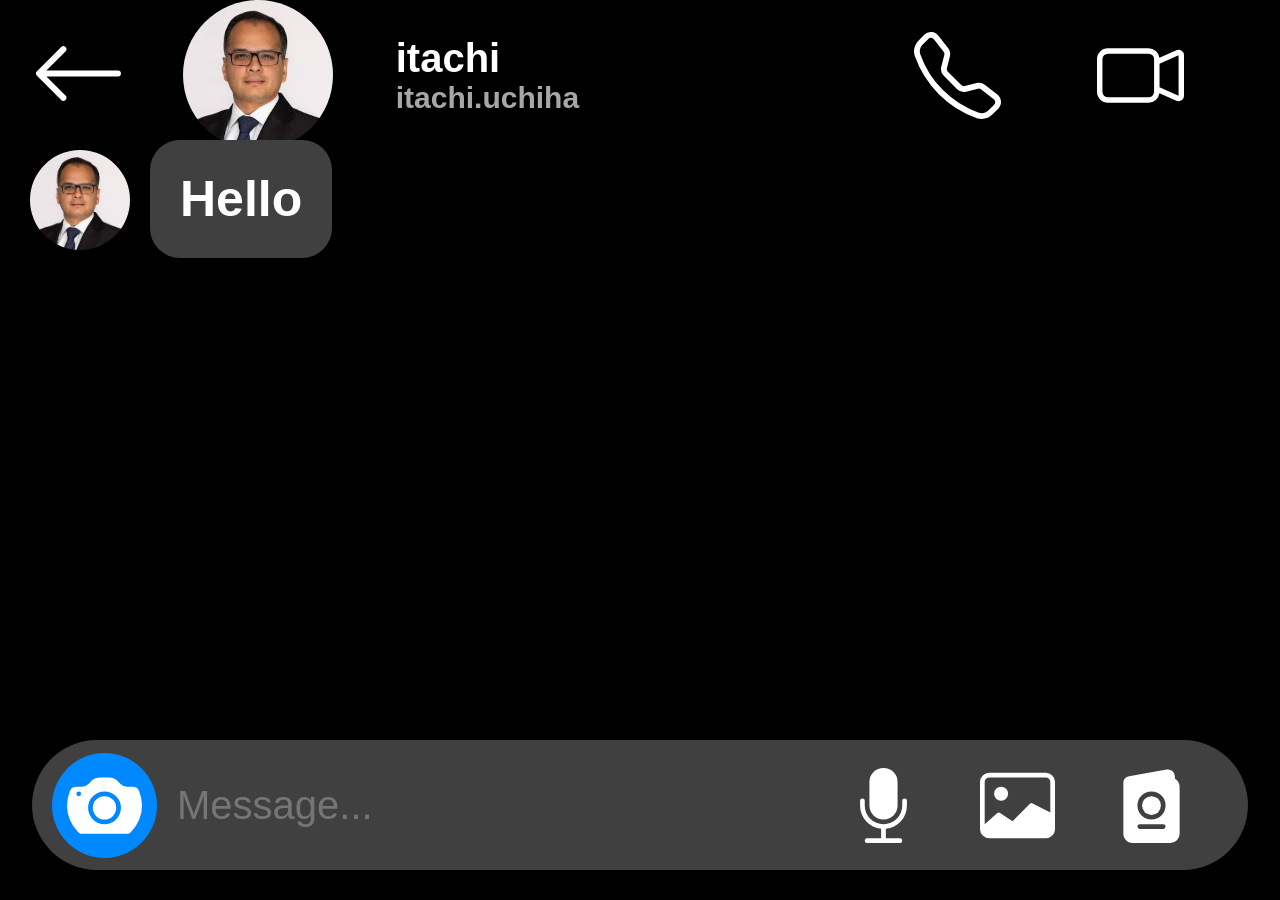
<file: messagebox.html>
<!DOCTYPE html>
<html lang="en">

<head>
    <title>Instagram clone</title>
    <link rel="stylesheet" href="style.css">
    <link rel="stylesheet" href="https://cdn.jsdelivr.net/npm/bootstrap-icons@1.11.1/font/bootstrap-icons.css">
    <!-- @import url("https://cdn.jsdelivr.net/npm/bootstrap-icons@1.11.1/font/bootstrap-icons.css"); -->
    <script src="https://ajax.googleapis.com/ajax/libs/jquery/3.7.1/jquery.min.js"></script>
    <title>Document</title>

    <style>
        .openmess {
            width: 100%;
            height: 10vh;
            background-color: black;
            color: white;
            display: grid;
            grid-template-columns: 1fr 1fr 3fr 1fr 1fr;
            align-items: center;
            font-family: Arial, Helvetica, sans-serif;
        }

        .omprofile {
            width: 150px;
            height: 150px;
            border-radius: 50%;

        }

        .omname {
            width: auto;
            margin-left: 30px;
        }

        .omname label {
            font-size: 40px;
            font-weight: 700;

        }

        .omname h5 {
            font-size: 30px;
            font-weight: 700;
            color: rgb(167, 167, 167);
        }

        .om1 {
            margin-left: 30px;
        }

        .ommenbox {
            height: 90vh;
            background-color: black;

        }

        .ombox1 {
            background-color: rgb(64, 64, 64);
            height: fit-content;
            padding: 30px;
            width:fit-content;
            border-radius: 30px;
            color: white;
            margin-top: 50px;
            margin-left: 20px;
            font-size: 50px;
            font-family: Arial, Helvetica, sans-serif;
            font-weight: 500;
            float: left;
        }

        .ombox2 {
            width: 95vw;
            height: 130px;
            background-color: rgb(64, 64, 64);
            border-radius: 80px;
            display: grid;
            grid-template-columns: 1fr 5fr 1fr 1fr 1fr;
            align-items: center;
            /* gap: 10px; */
            color: white;


        }

        .ombox2 input {
            border: none;
            background-color: transparent;
            height: 100%;
            outline: none;
            font-size: 40px;
            color: white;

        }

        .ombox2 input::placeholder {
            font-family: Arial, Helvetica, sans-serif;
            font-size: 40px;
            align-items: center;
        }

        .omm1 {
            padding: 15px;
            background-color: rgb(0, 136, 255);
            margin: 0 20px;
            border-radius: 50%;
        }

        a {
            color: white;
        }
    </style>
</head>

<body>
    <div class="openmess">
        <a href="messge.html"><svg xmlns="http://www.w3.org/2000/svg" width="97" height="97" fill="currentColor" class="bi bi-arrow-left om1"
            viewBox="0 0 16 16">
            <path fill-rule="evenodd"
                d="M15 8a.5.5 0 0 0-.5-.5H2.707l3.147-3.146a.5.5 0 1 0-.708-.708l-4 4a.5.5 0 0 0 0 .708l4 4a.5.5 0 0 0 .708-.708L2.707 8.5H14.5A.5.5 0 0 0 15 8z" />
        </svg></a>
       

        <img src="img/images (4).jpg" class="omprofile" width="">

        <div class="omname">
            <label for="">itachi</label>
            <h5>itachi.uchiha</h5>

        </div>

        <svg xmlns="http://www.w3.org/2000/svg" width="87" height="87" fill="currentColor" class="bi bi-telephone"
            viewBox="0 0 16 16">
            <path
                d="M3.654 1.328a.678.678 0 0 0-1.015-.063L1.605 2.3c-.483.484-.661 1.169-.45 1.77a17.568 17.568 0 0 0 4.168 6.608 17.569 17.569 0 0 0 6.608 4.168c.601.211 1.286.033 1.77-.45l1.034-1.034a.678.678 0 0 0-.063-1.015l-2.307-1.794a.678.678 0 0 0-.58-.122l-2.19.547a1.745 1.745 0 0 1-1.657-.459L5.482 8.062a1.745 1.745 0 0 1-.46-1.657l.548-2.19a.678.678 0 0 0-.122-.58L3.654 1.328zM1.884.511a1.745 1.745 0 0 1 2.612.163L6.29 2.98c.329.423.445.974.315 1.494l-.547 2.19a.678.678 0 0 0 .178.643l2.457 2.457a.678.678 0 0 0 .644.178l2.189-.547a1.745 1.745 0 0 1 1.494.315l2.306 1.794c.829.645.905 1.87.163 2.611l-1.034 1.034c-.74.74-1.846 1.065-2.877.702a18.634 18.634 0 0 1-7.01-4.42 18.634 18.634 0 0 1-4.42-7.009c-.362-1.03-.037-2.137.703-2.877L1.885.511z" />
        </svg>

        <svg xmlns="http://www.w3.org/2000/svg" width="87" height="87" fill="currentColor" class="bi bi-camera-video"
            viewBox="0 0 16 16">
            <path fill-rule="evenodd"
                d="M0 5a2 2 0 0 1 2-2h7.5a2 2 0 0 1 1.983 1.738l3.11-1.382A1 1 0 0 1 16 4.269v7.462a1 1 0 0 1-1.406.913l-3.111-1.382A2 2 0 0 1 9.5 13H2a2 2 0 0 1-2-2V5zm11.5 5.175 3.5 1.556V4.269l-3.5 1.556v4.35zM2 4a1 1 0 0 0-1 1v6a1 1 0 0 0 1 1h7.5a1 1 0 0 0 1-1V5a1 1 0 0 0-1-1H2z" />
        </svg>
    </div>



    <div class="ommenbox">
        <div style="display: flex; ">
            <img src="img/images (4).jpg" class="omprofile"
                style="width: 100px; height: 100px; margin-left: 30px; margin-top: 60px;">
            <div class="ombox1">
                <h4>Hello</h4>
            </div>

            <!-- paragraph  -->
            
            <!-- Paragraphs are the building blocks of papers. Many students define paragraphs in terms of length: a paragraph is a group of at least five sentences, a paragraph is half a page long, etc. In reality, though, the unity and coherence of ideas among sentences is what constitutes a paragraph. -->

        </div>
        <section style="display: flex; justify-content: end;">
            <div style="display: flex; justify-content: end; padding-right: 20px; float: left; display: none;" id="mymess">
                <div style="display: flex; width: 100%; justify-content: flex-end;">
                    <div class="ombox1">
                        <h4><span id="dynamicText"></span></h4>
                    </div>
                    <img src="img/images (1).jpeg" class="omprofile"
                        style="width: 100px; height: 100px; margin-left: 30px; margin-top: 60px;">
                </div>
            </div>

    </div>
    </section>

    <div style="width: 100wh; position: fixed; bottom: 30px; left: 50%; transform: translate(-50%);">
        <div class="ombox2">
            <svg xmlns="http://www.w3.org/2000/svg" width="75" height="75" fill="currentColor"
                class="bi bi-camera-fill omm1" viewBox="0 0 16 16">
                <path d="M10.5 8.5a2.5 2.5 0 1 1-5 0 2.5 2.5 0 0 1 5 0z" />
                <path
                    d="M2 4a2 2 0 0 0-2 2v6a2 2 0 0 0 2 2h12a2 2 0 0 0 2-2V6a2 2 0 0 0-2-2h-1.172a2 2 0 0 1-1.414-.586l-.828-.828A2 2 0 0 0 9.172 2H6.828a2 2 0 0 0-1.414.586l-.828.828A2 2 0 0 1 3.172 4H2zm.5 2a.5.5 0 1 1 0-1 .5.5 0 0 1 0 1zm9 2.5a3.5 3.5 0 1 1-7 0 3.5 3.5 0 0 1 7 0z" />
            </svg>

            <input type="text" placeholder="Message..." id="newText">

            <svg xmlns="http://www.w3.org/2000/svg" width="75" height="75" fill="currentColor" class="bi bi-mic-fill "
                viewBox="0 0 16 16">
                <path d="M5 3a3 3 0 0 1 6 0v5a3 3 0 0 1-6 0V3z" />
                <path
                    d="M3.5 6.5A.5.5 0 0 1 4 7v1a4 4 0 0 0 8 0V7a.5.5 0 0 1 1 0v1a5 5 0 0 1-4.5 4.975V15h3a.5.5 0 0 1 0 1h-7a.5.5 0 0 1 0-1h3v-2.025A5 5 0 0 1 3 8V7a.5.5 0 0 1 .5-.5z" />
            </svg>

            <svg xmlns="http://www.w3.org/2000/svg" width="75" height="75" fill="currentColor" class="bi bi-image"
                viewBox="0 0 16 16">
                <path d="M6.002 5.5a1.5 1.5 0 1 1-3 0 1.5 1.5 0 0 1 3 0z" />
                <path
                    d="M2.002 1a2 2 0 0 0-2 2v10a2 2 0 0 0 2 2h12a2 2 0 0 0 2-2V3a2 2 0 0 0-2-2h-12zm12 1a1 1 0 0 1 1 1v6.5l-3.777-1.947a.5.5 0 0 0-.577.093l-3.71 3.71-2.66-1.772a.5.5 0 0 0-.63.062L1.002 12V3a1 1 0 0 1 1-1h12z" />
            </svg>

            <svg xmlns="http://www.w3.org/2000/svg" width="75" height="75" fill="currentColor"
                class="bi bi-passport-fill" viewBox="0 0 16 16">
                <path d="M8 6a2 2 0 1 0 0 4 2 2 0 0 0 0-4Z" />
                <path
                    d="M2 3.252a1.5 1.5 0 0 1 1.232-1.476l8-1.454A1.5 1.5 0 0 1 13 1.797v.47A2 2 0 0 1 14 4v10a2 2 0 0 1-2 2H4a1.995 1.995 0 0 1-1.51-.688 1.493 1.493 0 0 1-.49-1.11V3.253ZM5 8a3 3 0 1 0 6 0 3 3 0 0 0-6 0Zm0 4.5a.5.5 0 0 0 .5.5h5a.5.5 0 0 0 0-1h-5a.5.5 0 0 0-.5.5Z" />
            </svg>
        </div>
    </div>

    <script>
        function changeText() {
            var spanElement = document.getElementById("dynamicText");
            var inputElement = document.getElementById("newText");
            var newValue = inputElement.value;
            spanElement.textContent = newValue;
        }

        // Attach the changeText function to the input event
        var inputElement = document.getElementById("newText");
        var x = document.getElementById("mymess")
        inputElement.addEventListener("keydown", function (event) {
            // Check if the Enter key is pressed (key code 13)
            if (event.key === "Enter") {
                x.style.display = "block";
                changeText();
            }
        });
    </script>
</body>

</html>
</file>
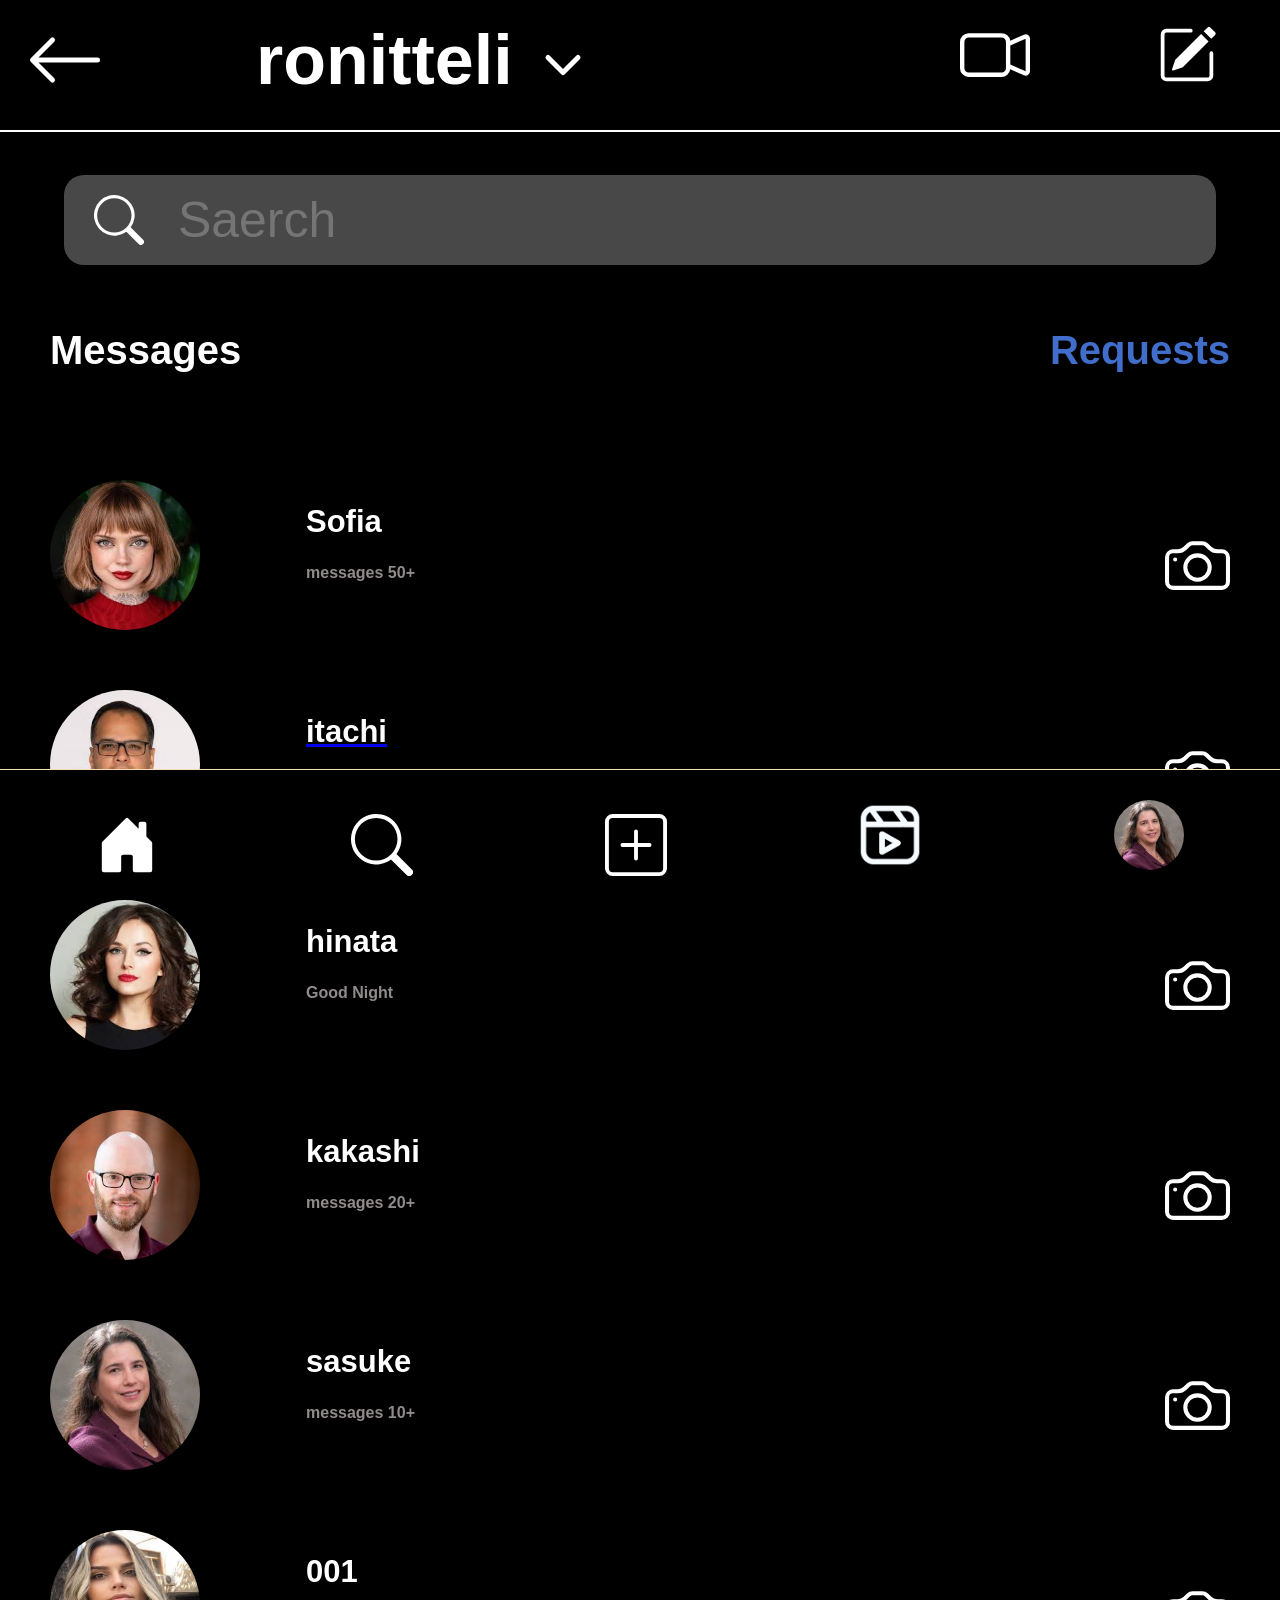
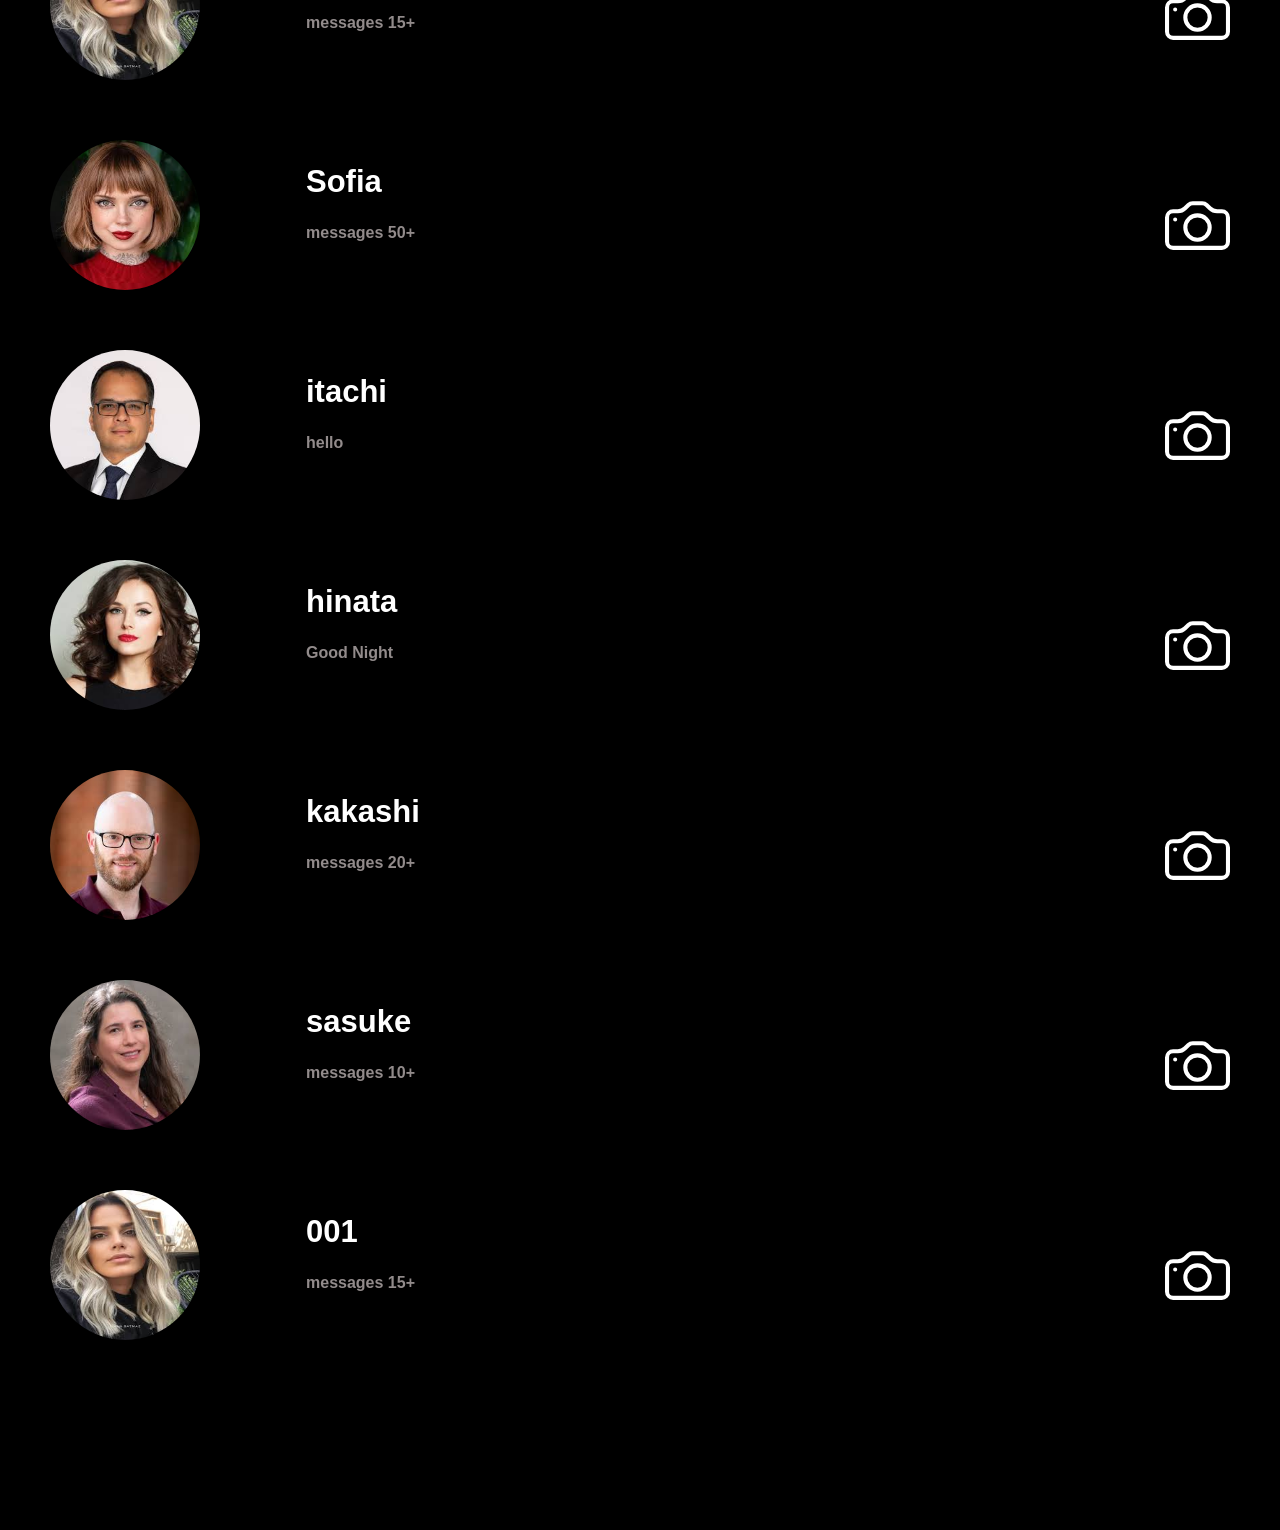
<file: messge.html>
<!DOCTYPE html>
<html lang="en">
<head>
    <link rel="stylesheet" href="style.css">
    <link rel="stylesheet" href="https://cdn.jsdelivr.net/npm/bootstrap-icons@1.11.1/font/bootstrap-icons.css">
    <script src="https://ajax.googleapis.com/ajax/libs/jquery/3.7.1/jquery.min.js"></script>

<!-- @import url("https://cdnjs.cloudflare.com/ajax/libs/font-awesome/6.4.2/css/all.min.css"); -->

    <title>Document</title>
    <style>
        
        .bi {
            color: white;
            margin-top: 20px;
        }
    </style>
</head>
<body style="background-color: black;">
    <div class="messbartop">

        
            <a href="index.html"><svg style="padding-left: 25px;" xmlns="http://www.w3.org/2000/svg" width="80" height="80" fill="currentColor" class="bi bi-arrow-left" viewBox="0 0 16 16">
              <path fill-rule="evenodd" d="M15 8a.5.5 0 0 0-.5-.5H2.707l3.147-3.146a.5.5 0 1 0-.708-.708l-4 4a.5.5 0 0 0 0 .708l4 4a.5.5 0 0 0 .708-.708L2.707 8.5H14.5A.5.5 0 0 0 15 8z"/>
            </svg></a>
        
       
              <div class="boxm1">
                <h1>ronitteli</h1>

                <svg xmlns="http://www.w3.org/2000/svg" width="60" height="60" viewBox="0 0 24 24" fill="none" stroke="currentColor" stroke-width="2" stroke-linecap="round" stroke-linejoin="round" class="bi lucide lucide-chevron-down"><path d="m6 9 6 6 6-6"/></svg>
              </div>


              <div style="display: flex; justify-content:space-around;">
                <svg xmlns="http://www.w3.org/2000/svg" width="70" height="70" fill="currentColor" class="bi bi-camera-video" viewBox="0 0 16 16">
                    <path fill-rule="evenodd" d="M0 5a2 2 0 0 1 2-2h7.5a2 2 0 0 1 1.983 1.738l3.11-1.382A1 1 0 0 1 16 4.269v7.462a1 1 0 0 1-1.406.913l-3.111-1.382A2 2 0 0 1 9.5 13H2a2 2 0 0 1-2-2V5zm11.5 5.175 3.5 1.556V4.269l-3.5 1.556v4.35zM2 4a1 1 0 0 0-1 1v6a1 1 0 0 0 1 1h7.5a1 1 0 0 0 1-1V5a1 1 0 0 0-1-1H2z"/>
                  </svg>
        
        
        
                  <svg xmlns="http://www.w3.org/2000/svg" width="60" height="70" fill="currentColor" class="bi bi-pencil-square" viewBox="0 0 16 16">
                    <path d="M15.502 1.94a.5.5 0 0 1 0 .706L14.459 3.69l-2-2L13.502.646a.5.5 0 0 1 .707 0l1.293 1.293zm-1.75 2.456-2-2L4.939 9.21a.5.5 0 0 0-.121.196l-.805 2.414a.25.25 0 0 0 .316.316l2.414-.805a.5.5 0 0 0 .196-.12l6.813-6.814z"/>
                    <path fill-rule="evenodd" d="M1 13.5A1.5 1.5 0 0 0 2.5 15h11a1.5 1.5 0 0 0 1.5-1.5v-6a.5.5 0 0 0-1 0v6a.5.5 0 0 1-.5.5h-11a.5.5 0 0 1-.5-.5v-11a.5.5 0 0 1 .5-.5H9a.5.5 0 0 0 0-1H2.5A1.5 1.5 0 0 0 1 2.5v11z"/>
                  </svg>  
              </div>        
    </div>
    <div style="height: 130px;"></div>
    <div class="boxm2">

        <div class="saerchbarbox">
                  <!-- &#xF52A; -->
                  <svg xmlns="http://www.w3.org/2000/svg" width="50" height="50" fill="currentColor" class="bi bi-search" viewBox="0 0 16 16">
                    <path d="M11.742 10.344a6.5 6.5 0 1 0-1.397 1.398h-.001c.03.04.062.078.098.115l3.85 3.85a1 1 0 0 0 1.415-1.414l-3.85-3.85a1.007 1.007 0 0 0-.115-.1zM12 6.5a5.5 5.5 0 1 1-11 0 5.5 5.5 0 0 1 11 0z"/>
                  </svg>

        <input type="text" placeholder=" Saerch "> 
        </div>
      
    </div>
    <div style="width: 100%; height: 140px; background-color: black; display: flex; align-items: center; justify-content:space-between;">
      <label for="" style="font-size: 40px ; font-family: Arial, Helvetica, sans-serif;  color: white ; font-weight: 700; padding-left: 50px;">Messages</label>
      <a href="#" style="font-size: 40px ; font-family: Arial, Helvetica, sans-serif; color: rgb(65, 109, 203); text-decoration: none; font-weight: 600; padding-right: 50px;">Requests</a>
    </div>
   
    <div class="messcontainer">
      <section>
        <div>
          <div class=" messboxm3">
            <img src="img/images (3).jpg" class="profilem3 \" alt="">
            
          <h3>Sofia</h3>
      
            
            <svg xmlns="http://www.w3.org/2000/svg" width="65" height="65" fill="currentColor" class="bi bi-camera item3" viewBox="0 0 16 16">
              <path d="M15 12a1 1 0 0 1-1 1H2a1 1 0 0 1-1-1V6a1 1 0 0 1 1-1h1.172a3 3 0 0 0 2.12-.879l.83-.828A1 1 0 0 1 6.827 3h2.344a1 1 0 0 1 .707.293l.828.828A3 3 0 0 0 12.828 5H14a1 1 0 0 1 1 1v6zM2 4a2 2 0 0 0-2 2v6a2 2 0 0 0 2 2h12a2 2 0 0 0 2-2V6a2 2 0 0 0-2-2h-1.172a2 2 0 0 1-1.414-.586l-.828-.828A2 2 0 0 0 9.172 2H6.828a2 2 0 0 0-1.414.586l-.828.828A2 2 0 0 1 3.172 4H2z"/>
              <path d="M8 11a2.5 2.5 0 1 1 0-5 2.5 2.5 0 0 1 0 5zm0 1a3.5 3.5 0 1 0 0-7 3.5 3.5 0 0 0 0 7zM3 6.5a.5.5 0 1 1-1 0 .5.5 0 0 1 1 0z"/>
            </svg>
      
           <h4>messages 50+</h4>
          </div>
        </div>
      </section>

      <section>
       <a href="messagebox.html">
        <div>
          <div class=" messboxm3">
            <img src="img/images (4).jpg" class="profilem3 \" alt="">
            
          <h3>itachi</h3>
      
            
            <svg xmlns="http://www.w3.org/2000/svg" width="65" height="65" fill="currentColor" class="bi bi-camera item3" viewBox="0 0 16 16">
              <path d="M15 12a1 1 0 0 1-1 1H2a1 1 0 0 1-1-1V6a1 1 0 0 1 1-1h1.172a3 3 0 0 0 2.12-.879l.83-.828A1 1 0 0 1 6.827 3h2.344a1 1 0 0 1 .707.293l.828.828A3 3 0 0 0 12.828 5H14a1 1 0 0 1 1 1v6zM2 4a2 2 0 0 0-2 2v6a2 2 0 0 0 2 2h12a2 2 0 0 0 2-2V6a2 2 0 0 0-2-2h-1.172a2 2 0 0 1-1.414-.586l-.828-.828A2 2 0 0 0 9.172 2H6.828a2 2 0 0 0-1.414.586l-.828.828A2 2 0 0 1 3.172 4H2z"/>
              <path d="M8 11a2.5 2.5 0 1 1 0-5 2.5 2.5 0 0 1 0 5zm0 1a3.5 3.5 0 1 0 0-7 3.5 3.5 0 0 0 0 7zM3 6.5a.5.5 0 1 1-1 0 .5.5 0 0 1 1 0z"/>
            </svg>
      
           <h4>hello </h4>
          </div>
        </div>
       </a>
      </section>

      <section>
        <div>
          <div class=" messboxm3">
            <img src="img/images (7).jpg" class="profilem3 \" alt="">
            
          <h3>hinata</h3>
      
            
            <svg xmlns="http://www.w3.org/2000/svg" width="65" height="65" fill="currentColor" class="bi bi-camera item3" viewBox="0 0 16 16">
              <path d="M15 12a1 1 0 0 1-1 1H2a1 1 0 0 1-1-1V6a1 1 0 0 1 1-1h1.172a3 3 0 0 0 2.12-.879l.83-.828A1 1 0 0 1 6.827 3h2.344a1 1 0 0 1 .707.293l.828.828A3 3 0 0 0 12.828 5H14a1 1 0 0 1 1 1v6zM2 4a2 2 0 0 0-2 2v6a2 2 0 0 0 2 2h12a2 2 0 0 0 2-2V6a2 2 0 0 0-2-2h-1.172a2 2 0 0 1-1.414-.586l-.828-.828A2 2 0 0 0 9.172 2H6.828a2 2 0 0 0-1.414.586l-.828.828A2 2 0 0 1 3.172 4H2z"/>
              <path d="M8 11a2.5 2.5 0 1 1 0-5 2.5 2.5 0 0 1 0 5zm0 1a3.5 3.5 0 1 0 0-7 3.5 3.5 0 0 0 0 7zM3 6.5a.5.5 0 1 1-1 0 .5.5 0 0 1 1 0z"/>
            </svg>
      
           <h4>Good Night</h4>
          </div>
        </div>
      </section>

      <section>
        <div>
          <div class=" messboxm3">
            <img src="img/images (6).jpg" class="profilem3 \" alt="">
            
          <h3>kakashi</h3>
      
            
            <svg xmlns="http://www.w3.org/2000/svg" width="65" height="65" fill="currentColor" class="bi bi-camera item3" viewBox="0 0 16 16">
              <path d="M15 12a1 1 0 0 1-1 1H2a1 1 0 0 1-1-1V6a1 1 0 0 1 1-1h1.172a3 3 0 0 0 2.12-.879l.83-.828A1 1 0 0 1 6.827 3h2.344a1 1 0 0 1 .707.293l.828.828A3 3 0 0 0 12.828 5H14a1 1 0 0 1 1 1v6zM2 4a2 2 0 0 0-2 2v6a2 2 0 0 0 2 2h12a2 2 0 0 0 2-2V6a2 2 0 0 0-2-2h-1.172a2 2 0 0 1-1.414-.586l-.828-.828A2 2 0 0 0 9.172 2H6.828a2 2 0 0 0-1.414.586l-.828.828A2 2 0 0 1 3.172 4H2z"/>
              <path d="M8 11a2.5 2.5 0 1 1 0-5 2.5 2.5 0 0 1 0 5zm0 1a3.5 3.5 0 1 0 0-7 3.5 3.5 0 0 0 0 7zM3 6.5a.5.5 0 1 1-1 0 .5.5 0 0 1 1 0z"/>
            </svg>
      
           <h4>messages 20+</h4>
          </div>
        </div>
      </section>

      <section>
        <div>
          <div class=" messboxm3">
            <img src="img/images (8).jpg" class="profilem3 \" alt="">
            
          <h3>sasuke</h3>
      
            
            <svg xmlns="http://www.w3.org/2000/svg" width="65" height="65" fill="currentColor" class="bi bi-camera item3" viewBox="0 0 16 16">
              <path d="M15 12a1 1 0 0 1-1 1H2a1 1 0 0 1-1-1V6a1 1 0 0 1 1-1h1.172a3 3 0 0 0 2.12-.879l.83-.828A1 1 0 0 1 6.827 3h2.344a1 1 0 0 1 .707.293l.828.828A3 3 0 0 0 12.828 5H14a1 1 0 0 1 1 1v6zM2 4a2 2 0 0 0-2 2v6a2 2 0 0 0 2 2h12a2 2 0 0 0 2-2V6a2 2 0 0 0-2-2h-1.172a2 2 0 0 1-1.414-.586l-.828-.828A2 2 0 0 0 9.172 2H6.828a2 2 0 0 0-1.414.586l-.828.828A2 2 0 0 1 3.172 4H2z"/>
              <path d="M8 11a2.5 2.5 0 1 1 0-5 2.5 2.5 0 0 1 0 5zm0 1a3.5 3.5 0 1 0 0-7 3.5 3.5 0 0 0 0 7zM3 6.5a.5.5 0 1 1-1 0 .5.5 0 0 1 1 0z"/>
            </svg>
      
           <h4>messages 10+</h4>
          </div>
        </div>
      </section>


      <section>
        <div>
          <div class=" messboxm3">
            <img src="img/images (5).jpg" class="profilem3 \" alt="">
            
          <h3>001</h3>
      
            
            <svg xmlns="http://www.w3.org/2000/svg" width="65" height="65" fill="currentColor" class="bi bi-camera item3" viewBox="0 0 16 16">
              <path d="M15 12a1 1 0 0 1-1 1H2a1 1 0 0 1-1-1V6a1 1 0 0 1 1-1h1.172a3 3 0 0 0 2.12-.879l.83-.828A1 1 0 0 1 6.827 3h2.344a1 1 0 0 1 .707.293l.828.828A3 3 0 0 0 12.828 5H14a1 1 0 0 1 1 1v6zM2 4a2 2 0 0 0-2 2v6a2 2 0 0 0 2 2h12a2 2 0 0 0 2-2V6a2 2 0 0 0-2-2h-1.172a2 2 0 0 1-1.414-.586l-.828-.828A2 2 0 0 0 9.172 2H6.828a2 2 0 0 0-1.414.586l-.828.828A2 2 0 0 1 3.172 4H2z"/>
              <path d="M8 11a2.5 2.5 0 1 1 0-5 2.5 2.5 0 0 1 0 5zm0 1a3.5 3.5 0 1 0 0-7 3.5 3.5 0 0 0 0 7zM3 6.5a.5.5 0 1 1-1 0 .5.5 0 0 1 1 0z"/>
            </svg>
      
           <h4>messages 15+</h4>
          </div>
        </div>
      </section>

      

    </div>
    

    <div class="messcontainer">
      <section>
        <div>
          <div class=" messboxm3">
            <img src="img/images (3).jpg" class="profilem3 \" alt="">
            
          <h3>Sofia</h3>
      
            
            <svg xmlns="http://www.w3.org/2000/svg" width="65" height="65" fill="currentColor" class="bi bi-camera item3" viewBox="0 0 16 16">
              <path d="M15 12a1 1 0 0 1-1 1H2a1 1 0 0 1-1-1V6a1 1 0 0 1 1-1h1.172a3 3 0 0 0 2.12-.879l.83-.828A1 1 0 0 1 6.827 3h2.344a1 1 0 0 1 .707.293l.828.828A3 3 0 0 0 12.828 5H14a1 1 0 0 1 1 1v6zM2 4a2 2 0 0 0-2 2v6a2 2 0 0 0 2 2h12a2 2 0 0 0 2-2V6a2 2 0 0 0-2-2h-1.172a2 2 0 0 1-1.414-.586l-.828-.828A2 2 0 0 0 9.172 2H6.828a2 2 0 0 0-1.414.586l-.828.828A2 2 0 0 1 3.172 4H2z"/>
              <path d="M8 11a2.5 2.5 0 1 1 0-5 2.5 2.5 0 0 1 0 5zm0 1a3.5 3.5 0 1 0 0-7 3.5 3.5 0 0 0 0 7zM3 6.5a.5.5 0 1 1-1 0 .5.5 0 0 1 1 0z"/>
            </svg>
      
           <h4>messages 50+</h4>
          </div>
        </div>
      </section>

      <section>
        <div>
          <div class=" messboxm3">
            <img src="img/images (4).jpg" class="profilem3 \" alt="">
            
        <h3>itachi</h3>
            
            <svg xmlns="http://www.w3.org/2000/svg" width="65" height="65" fill="currentColor" class="bi bi-camera item3" viewBox="0 0 16 16">
              <path d="M15 12a1 1 0 0 1-1 1H2a1 1 0 0 1-1-1V6a1 1 0 0 1 1-1h1.172a3 3 0 0 0 2.12-.879l.83-.828A1 1 0 0 1 6.827 3h2.344a1 1 0 0 1 .707.293l.828.828A3 3 0 0 0 12.828 5H14a1 1 0 0 1 1 1v6zM2 4a2 2 0 0 0-2 2v6a2 2 0 0 0 2 2h12a2 2 0 0 0 2-2V6a2 2 0 0 0-2-2h-1.172a2 2 0 0 1-1.414-.586l-.828-.828A2 2 0 0 0 9.172 2H6.828a2 2 0 0 0-1.414.586l-.828.828A2 2 0 0 1 3.172 4H2z"/>
              <path d="M8 11a2.5 2.5 0 1 1 0-5 2.5 2.5 0 0 1 0 5zm0 1a3.5 3.5 0 1 0 0-7 3.5 3.5 0 0 0 0 7zM3 6.5a.5.5 0 1 1-1 0 .5.5 0 0 1 1 0z"/>
            </svg>
      
           <h4>hello </h4>
          </div>
        </div>
      </section>

      <section>
        <div>
          <div class=" messboxm3">
            <img src="img/images (7).jpg" class="profilem3 \" alt="">
            
          <h3>hinata</h3>
      
            
            <svg xmlns="http://www.w3.org/2000/svg" width="65" height="65" fill="currentColor" class="bi bi-camera item3" viewBox="0 0 16 16">
              <path d="M15 12a1 1 0 0 1-1 1H2a1 1 0 0 1-1-1V6a1 1 0 0 1 1-1h1.172a3 3 0 0 0 2.12-.879l.83-.828A1 1 0 0 1 6.827 3h2.344a1 1 0 0 1 .707.293l.828.828A3 3 0 0 0 12.828 5H14a1 1 0 0 1 1 1v6zM2 4a2 2 0 0 0-2 2v6a2 2 0 0 0 2 2h12a2 2 0 0 0 2-2V6a2 2 0 0 0-2-2h-1.172a2 2 0 0 1-1.414-.586l-.828-.828A2 2 0 0 0 9.172 2H6.828a2 2 0 0 0-1.414.586l-.828.828A2 2 0 0 1 3.172 4H2z"/>
              <path d="M8 11a2.5 2.5 0 1 1 0-5 2.5 2.5 0 0 1 0 5zm0 1a3.5 3.5 0 1 0 0-7 3.5 3.5 0 0 0 0 7zM3 6.5a.5.5 0 1 1-1 0 .5.5 0 0 1 1 0z"/>
            </svg>
      
           <h4>Good Night</h4>
          </div>
        </div>
      </section>

      <section>
        <div>
          <div class=" messboxm3">
            <img src="img/images (6).jpg" class="profilem3 \" alt="">
            
          <h3>kakashi</h3>
      
            
            <svg xmlns="http://www.w3.org/2000/svg" width="65" height="65" fill="currentColor" class="bi bi-camera item3" viewBox="0 0 16 16">
              <path d="M15 12a1 1 0 0 1-1 1H2a1 1 0 0 1-1-1V6a1 1 0 0 1 1-1h1.172a3 3 0 0 0 2.12-.879l.83-.828A1 1 0 0 1 6.827 3h2.344a1 1 0 0 1 .707.293l.828.828A3 3 0 0 0 12.828 5H14a1 1 0 0 1 1 1v6zM2 4a2 2 0 0 0-2 2v6a2 2 0 0 0 2 2h12a2 2 0 0 0 2-2V6a2 2 0 0 0-2-2h-1.172a2 2 0 0 1-1.414-.586l-.828-.828A2 2 0 0 0 9.172 2H6.828a2 2 0 0 0-1.414.586l-.828.828A2 2 0 0 1 3.172 4H2z"/>
              <path d="M8 11a2.5 2.5 0 1 1 0-5 2.5 2.5 0 0 1 0 5zm0 1a3.5 3.5 0 1 0 0-7 3.5 3.5 0 0 0 0 7zM3 6.5a.5.5 0 1 1-1 0 .5.5 0 0 1 1 0z"/>
            </svg>
      
           <h4>messages 20+</h4>
          </div>
        </div>
      </section>

      <section>
        <div>
          <div class=" messboxm3">
            <img src="img/images (8).jpg" class="profilem3 \" alt="">
            
          <h3>sasuke</h3>
      
            
            <svg xmlns="http://www.w3.org/2000/svg" width="65" height="65" fill="currentColor" class="bi bi-camera item3" viewBox="0 0 16 16">
              <path d="M15 12a1 1 0 0 1-1 1H2a1 1 0 0 1-1-1V6a1 1 0 0 1 1-1h1.172a3 3 0 0 0 2.12-.879l.83-.828A1 1 0 0 1 6.827 3h2.344a1 1 0 0 1 .707.293l.828.828A3 3 0 0 0 12.828 5H14a1 1 0 0 1 1 1v6zM2 4a2 2 0 0 0-2 2v6a2 2 0 0 0 2 2h12a2 2 0 0 0 2-2V6a2 2 0 0 0-2-2h-1.172a2 2 0 0 1-1.414-.586l-.828-.828A2 2 0 0 0 9.172 2H6.828a2 2 0 0 0-1.414.586l-.828.828A2 2 0 0 1 3.172 4H2z"/>
              <path d="M8 11a2.5 2.5 0 1 1 0-5 2.5 2.5 0 0 1 0 5zm0 1a3.5 3.5 0 1 0 0-7 3.5 3.5 0 0 0 0 7zM3 6.5a.5.5 0 1 1-1 0 .5.5 0 0 1 1 0z"/>
            </svg>
      
           <h4>messages 10+</h4>
          </div>
        </div>
      </section>


      <section>
        <div>
          <div class=" messboxm3">
            <img src="img/images (5).jpg" class="profilem3 \" alt="">
            
          <h3>001</h3>
      
            
            <svg xmlns="http://www.w3.org/2000/svg" width="65" height="65" fill="currentColor" class="bi bi-camera item3" viewBox="0 0 16 16">
              <path d="M15 12a1 1 0 0 1-1 1H2a1 1 0 0 1-1-1V6a1 1 0 0 1 1-1h1.172a3 3 0 0 0 2.12-.879l.83-.828A1 1 0 0 1 6.827 3h2.344a1 1 0 0 1 .707.293l.828.828A3 3 0 0 0 12.828 5H14a1 1 0 0 1 1 1v6zM2 4a2 2 0 0 0-2 2v6a2 2 0 0 0 2 2h12a2 2 0 0 0 2-2V6a2 2 0 0 0-2-2h-1.172a2 2 0 0 1-1.414-.586l-.828-.828A2 2 0 0 0 9.172 2H6.828a2 2 0 0 0-1.414.586l-.828.828A2 2 0 0 1 3.172 4H2z"/>
              <path d="M8 11a2.5 2.5 0 1 1 0-5 2.5 2.5 0 0 1 0 5zm0 1a3.5 3.5 0 1 0 0-7 3.5 3.5 0 0 0 0 7zM3 6.5a.5.5 0 1 1-1 0 .5.5 0 0 1 1 0z"/>
            </svg>
      
           <h4>messages 15+</h4>
          </div>
        </div>
      </section>

      

    </div>
    
    <div class="instaagrambottumbox">
      <svg xmlns="http://www.w3.org/2000/svg" width="62" height="62" fill="currentColor" class="bi bi-house-door-fill instaagrambottumboxlogo" viewBox="0 0 16 16">
          <path d="M6.5 14.5v-3.505c0-.245.25-.495.5-.495h2c.25 0 .5.25.5.5v3.5a.5.5 0 0 0 .5.5h4a.5.5 0 0 0 .5-.5v-7a.5.5 0 0 0-.146-.354L13 5.793V2.5a.5.5 0 0 0-.5-.5h-1a.5.5 0 0 0-.5.5v1.293L8.354 1.146a.5.5 0 0 0-.708 0l-6 6A.5.5 0 0 0 1.5 7.5v7a.5.5 0 0 0 .5.5h4a.5.5 0 0 0 .5-.5Z"/>
        </svg>
        

        <svg xmlns="http://www.w3.org/2000/svg" width="62" height="62" fill="currentColor" class="bi bi-search" viewBox="0 0 16 16">
          <path d="M11.742 10.344a6.5 6.5 0 1 0-1.397 1.398h-.001c.03.04.062.078.098.115l3.85 3.85a1 1 0 0 0 1.415-1.414l-3.85-3.85a1.007 1.007 0 0 0-.115-.1zM12 6.5a5.5 5.5 0 1 1-11 0 5.5 5.5 0 0 1 11 0z"/>
        </svg>

        <svg xmlns="http://www.w3.org/2000/svg" width="62" height="62" fill="currentColor" class="bi bi-plus-square" viewBox="0 0 16 16">
          <path d="M14 1a1 1 0 0 1 1 1v12a1 1 0 0 1-1 1H2a1 1 0 0 1-1-1V2a1 1 0 0 1 1-1h12zM2 0a2 2 0 0 0-2 2v12a2 2 0 0 0 2 2h12a2 2 0 0 0 2-2V2a2 2 0 0 0-2-2H2z"/>
          <path d="M8 4a.5.5 0 0 1 .5.5v3h3a.5.5 0 0 1 0 1h-3v3a.5.5 0 0 1-1 0v-3h-3a.5.5 0 0 1 0-1h3v-3A.5.5 0 0 1 8 4z"/>
        </svg>

        <img src="img/reel.png" style="width: 62px; height: 62px;" alt="">

        <img src="img/images (8).jpg" class="profileicon111" alt="">

        
  </div>


  <footer>
    <div style="height: 130px;"></div>
  </footer>
    
</body>
</html>
</file>
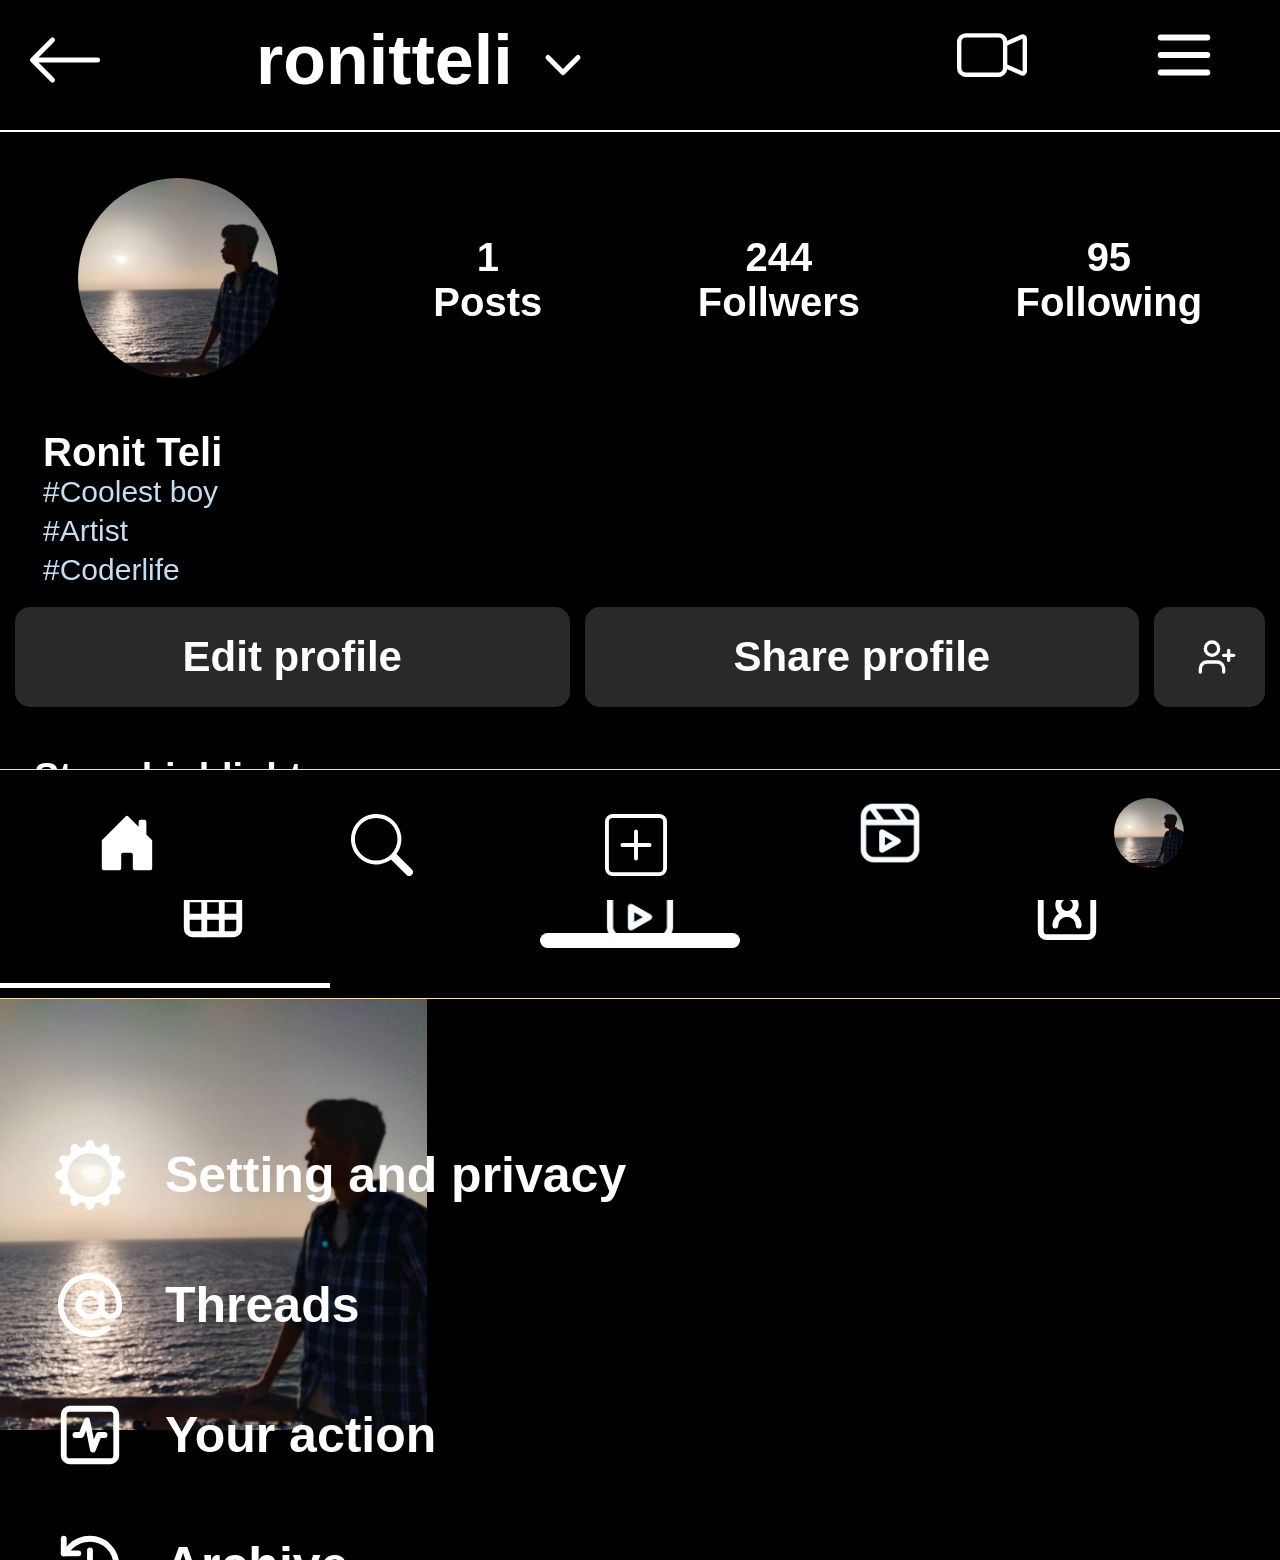
<file: profile.html>
<!DOCTYPE html>
<html lang="en">

<head>
  <title>Instagram clone</title>
  <link rel="stylesheet" href="style.css">
  <link rel="stylesheet" href="https://cdn.jsdelivr.net/npm/bootstrap-icons@1.11.1/font/bootstrap-icons.css">
  <!-- @import url("https://cdn.jsdelivr.net/npm/bootstrap-icons@1.11.1/font/bootstrap-icons.css"); -->
  <script src="https://ajax.googleapis.com/ajax/libs/jquery/3.7.1/jquery.min.js"></script>
  <title>PRofile</title>
  <style>
    .bi {
      color: white;
      margin-top: 20px;
    }

    body {
      background-color: black;
    }

    .profilelogo img {
      border-radius: 50%;
      width: 200px;
    }

    .probox1 {
      display: flex;
      justify-content: space-around;
      align-items: center;
      width: 100wh;
      height: 300px;
      background-color: black;
      color: white;
    }

    .probox2 {
      display: grid;
      font-size: 40px;
      text-align: center;
      font-weight: 700;

    }

    .captionbox {
      width: 100wh;
      height: fit-content;
      background-color: black;
      color: white;

    }

    .cap {
      width: 45%;
      height: fit-content;
      /* text-align: center; */
      padding-left: 43px;
      display: grid;
    }

    .cap h1 {
      font-weight: 700;
      font-size: 40px;
    }

    .cap label {
      font-size: 30px;
      color: rgb(196, 221, 243);
      padding-bottom: 5px;

    }

    .Editbox {
      width: auto;
      height: 100px;
      display: grid;
      grid-template-columns: 5fr 5fr 1fr;
      column-gap: 15px;
      margin: 15px;
      background-color: black;

    }

    .Editmenbox {
      /* width: 40%; */
      padding: 15px;
      font-size: 42px;
      font-weight: 700;
      background-color: rgb(41, 41, 41);
      border-radius: 15px;
      color: white;
      display: flex;
      align-items: center;
      text-align: center;
      justify-content: space-around;

    }

    .eb1 {
      /* width: 10%; */
      padding: 15px 0px 15px 15px;
      font-size: 42px;
      font-weight: 700;
      background-color: rgb(41, 41, 41);
      border-radius: 15px;
      color: white;
      display: flex;
      align-items: center;
      text-align: center;
      justify-content: space-around;

    }

    .lucide {
      color: white;
    }


    .prb2 {
      width: auto;
      height: 150px;
      display: flex;
      align-items: center;
      justify-content: space-around;

    }

    .profilebox2 {
      width: auto;
      height: max-content;
      /* background-color: aliceblue; */
    }

    .proimg {
      display: grid;
      grid-template-columns: 1fr 1fr 1fr;
    }

    .pi img {
      width: 100%;
      height: 100%;
      background-size: cover;
    }


    .proreel h1 {
      padding-top: 100px;
      color: white;
      font-size: 55px;
      text-align: center;
    }

    .proreel h4 {
      padding-top: 18px;
      color: rgb(40, 40, 222);
      font-size: 35px;
      text-align: center;

    }





    .prophoto {
      padding-top: 400px;
      display: flex;
      justify-content: center;
      flex-direction: column;
      align-items: center;
    }

    #p2 {
      display: none;
    }

    #p3 {
      display: none;
    }

    .o1border {
      width: 330px;
      height: 5px;
      background-color: white;
      margin-bottom: 10px;
      transition: all 0.8s;
    }

    .probox3 {
      border-bottom: 1px solid wheat;

    }

    .commentbox1 {
    width: 100%;
    height: 0px;
    border-radius: 50px 50px 0px 0px;
    background-color: rgb(78, 78, 78);
    position: fixed;
    /* overflow-x:hidden; */
    bottom: 0px;
    transition: all 0.8s;
}

.menubar {
  display: flex;
  align-items: center;
  margin: 60px 20px;

}
.menubar svg {
  padding-left: 35px;
  margin-top: 0px;
}

.menubar label {
  font-size: 50px;
  font-weight: 700;
  color: white;
  padding-left: 40px;
}
  </style>
</head>

<body>
  <div class="messbartop">


    <a href="index.html"><svg style="padding-left: 25px;" xmlns="http://www.w3.org/2000/svg" width="80"
        height="80" fill="currentColor" class="bi bi-arrow-left" viewBox="0 0 16 16">
        <path fill-rule="evenodd"
          d="M15 8a.5.5 0 0 0-.5-.5H2.707l3.147-3.146a.5.5 0 1 0-.708-.708l-4 4a.5.5 0 0 0 0 .708l4 4a.5.5 0 0 0 .708-.708L2.707 8.5H14.5A.5.5 0 0 0 15 8z" />
      </svg></a>


    <div class="boxm1">
      <h1>ronitteli</h1>

      <svg xmlns="http://www.w3.org/2000/svg" width="60" height="60" viewBox="0 0 24 24" fill="none"
        stroke="currentColor" stroke-width="2" stroke-linecap="round" stroke-linejoin="round"
        class="bi lucide lucide-chevron-down">
        <path d="m6 9 6 6 6-6" />
      </svg>
    </div>


    <div style="display: flex; justify-content:space-around;">
      <svg xmlns="http://www.w3.org/2000/svg" width="70" height="70" fill="currentColor" class="bi bi-camera-video"
        viewBox="0 0 16 16">
        <path fill-rule="evenodd"
          d="M0 5a2 2 0 0 1 2-2h7.5a2 2 0 0 1 1.983 1.738l3.11-1.382A1 1 0 0 1 16 4.269v7.462a1 1 0 0 1-1.406.913l-3.111-1.382A2 2 0 0 1 9.5 13H2a2 2 0 0 1-2-2V5zm11.5 5.175 3.5 1.556V4.269l-3.5 1.556v4.35zM2 4a1 1 0 0 0-1 1v6a1 1 0 0 0 1 1h7.5a1 1 0 0 0 1-1V5a1 1 0 0 0-1-1H2z" />
      </svg>



      <svg id="chat" xmlns="http://www.w3.org/2000/svg" width="70" height="70" viewBox="0 0 24 24" fill="none"
        stroke="currentColor" stroke-width="2" stroke-linecap="round" stroke-linejoin="round"
        class="bi lucide lucide-menu">
        <line x1="4" x2="20" y1="12" y2="12" />
        <line x1="4" x2="20" y1="6" y2="6" />
        <line x1="4" x2="20" y1="18" y2="18" />
      </svg>
    </div>
  </div>
  <div style="height: 130px;"></div>

  <div class="probox1">
    <div class="profilelogo">
      <img src="img/images (1).jpeg" alt="">
    </div>
    <div class="probox2">
      <label for="">1</label>
      <label for="">Posts</label>
    </div>

    <div class="probox2">
      <label for="">244</label>
      <label for="">Follwers</label>
    </div>

    <div class="probox2">
      <label for="">95</label>
      <label for="">Following</label>
    </div>

  </div>

  <div class="captionbox">
    <div class="cap">
      <h1>Ronit Teli</h1>
      <label for="">#Coolest boy</label>
      <label for="">#Artist</label>
      <label for="">#Coderlife</label>
    </div>
  </div>
  <div class="Editbox">

    <div class="Editmenbox">Edit profile</div>
    <div class="Editmenbox">Share profile</div>
    <div class="eb1">
      <svg xmlns="http://www.w3.org/2000/svg" width="40" height="40" viewBox="0 0 24 24" fill="none"
        stroke="currentColor" stroke-width="2" stroke-linecap="round" stroke-linejoin="round"
        class="lucide lucide-user-plus">
        <path d="M16 21v-2a4 4 0 0 0-4-4H6a4 4 0 0 0-4 4v2" />
        <circle cx="9" cy="7" r="4" />
        <line x1="19" x2="19" y1="8" y2="14" />
        <line x1="22" x2="16" y1="11" y2="11" />
      </svg>
    </div>
  </div>
  <div
    style="width: 100wh; display: flex; background-color: black; color: white; font-size: 38px; font-weight: 600; justify-content: space-between; padding:34px;">
    <label for="">Story highlights</label>
    <svg xmlns="http://www.w3.org/2000/svg" width="40" height="40" viewBox="0 0 24 24" fill="none" stroke="currentColor"
      stroke-width="2" stroke-linecap="round" stroke-linejoin="round" class="lucide lucide-chevron-down">
      <path d="m6 9 6 6 6-6" />
    </svg>

  </div>






  <div class="prb2">

    <svg id="o1" xmlns="http://www.w3.org/2000/svg" width="70" height="70" viewBox="0 0 24 24" fill="none"
      stroke="currentColor" stroke-width="2" stroke-linecap="round" stroke-linejoin="round"
      class="lucide lucide-grid-3x3">
      <rect width="18" height="18" x="3" y="3" rx="2" />
      <path d="M3 9h18" />
      <path d="M3 15h18" />
      <path d="M9 3v18" />
      <path d="M15 3v18" />
    </svg>

    <img id="o2" src="img/reel.png" width="70px" alt="">

    <svg id="o3" xmlns="http://www.w3.org/2000/svg" width="70" height="70" viewBox="0 0 24 24" fill="none"
      stroke="currentColor" stroke-width="2" stroke-linecap="round" stroke-linejoin="round"
      class="lucide lucide-contact-2">
      <path d="M16 18a4 4 0 0 0-8 0" />
      <circle cx="12" cy="11" r="3" />
      <rect width="18" height="18" x="3" y="4" rx="2" />
      <line x1="8" x2="8" y1="2" y2="4" />
      <line x1="16" x2="16" y1="2" y2="4" />
    </svg>

  </div>


  <div class="probox3">
    <div class="o1border"></div>
  </div>





  <div class="profilebox2">

    <section id="p1">
      <div class="proimg">

        <div class="pi">
          <img src="img/images (1).jpeg" alt="">
        </div>

      </div>
    </section>

    <section id="p2">
      <div class="proreel">
        <h1>share a moment with the World</h1>
        <h4>Create your first reel</h4>
      </div>
    </section>





    <section id="p3">
      <div class="prophoto">

        <div
          style="width: 250px; height: 250px; border-radius: 200px; border: 10px solid white; display: flex; align-items: center; justify-content: center;">
          <svg xmlns="http://www.w3.org/2000/svg" width="180" height="180" viewBox="0 0 24 24" fill="none"
            stroke="currentColor" stroke-width="2" stroke-linecap="round" stroke-linejoin="round"
            class="lucide lucide-contact-2">
            <path d="M16 18a4 4 0 0 0-8 0" />
            <circle cx="12" cy="11" r="3" />
            <rect width="18" height="18" x="3" y="4" rx="2" />
            <line x1="8" x2="8" y1="2" y2="4" />
            <line x1="16" x2="16" y1="2" y2="4" />
          </svg>
        </div>
        <div style="width: 100%; display: flex; justify-content: center;">
          <h1 style="font-size: 60px; color: white; text-align: center;">Photos and <br>videos of you </h1>
        </div>
      </div>
    </section>
  </div>
  <!-- ------------------------------------------ Menu ------------------------------------------ -->

  <section>
    <div id="menubox1" class="commentbox1">
      <div class="commmentupbat">
        <div class="commentbar" id="combar"></div>
      </div>
      <div style="background-color: transparent; height: 100px;"></div>

      <div class="menubar">
        <svg xmlns="http://www.w3.org/2000/svg" width="70" height="70" fill="currentColor" class="bi bi-gear-wide" viewBox="0 0 16 16">
          <path d="M8.932.727c-.243-.97-1.62-.97-1.864 0l-.071.286a.96.96 0 0 1-1.622.434l-.205-.211c-.695-.719-1.888-.03-1.613.931l.08.284a.96.96 0 0 1-1.186 1.187l-.284-.081c-.96-.275-1.65.918-.931 1.613l.211.205a.96.96 0 0 1-.434 1.622l-.286.071c-.97.243-.97 1.62 0 1.864l.286.071a.96.96 0 0 1 .434 1.622l-.211.205c-.719.695-.03 1.888.931 1.613l.284-.08a.96.96 0 0 1 1.187 1.187l-.081.283c-.275.96.918 1.65 1.613.931l.205-.211a.96.96 0 0 1 1.622.434l.071.286c.243.97 1.62.97 1.864 0l.071-.286a.96.96 0 0 1 1.622-.434l.205.211c.695.719 1.888.03 1.613-.931l-.08-.284a.96.96 0 0 1 1.187-1.187l.283.081c.96.275 1.65-.918.931-1.613l-.211-.205a.96.96 0 0 1 .434-1.622l.286-.071c.97-.243.97-1.62 0-1.864l-.286-.071a.96.96 0 0 1-.434-1.622l.211-.205c.719-.695.03-1.888-.931-1.613l-.284.08a.96.96 0 0 1-1.187-1.186l.081-.284c.275-.96-.918-1.65-1.613-.931l-.205.211a.96.96 0 0 1-1.622-.434L8.932.727zM8 12.997a4.998 4.998 0 1 1 0-9.995 4.998 4.998 0 0 1 0 9.996z"/>
        </svg>

        <label for="">Setting and privacy </label>
      </div>

      <div class="menubar">
        <svg xmlns="http://www.w3.org/2000/svg" width="70" height="70" viewBox="0 0 24 24" fill="none" stroke="currentColor" stroke-width="2" stroke-linecap="round" stroke-linejoin="round" class="lucide lucide-at-sign"><circle cx="12" cy="12" r="4"/><path d="M16 8v5a3 3 0 0 0 6 0v-1a10 10 0 1 0-4 8"/></svg>

        <label for="">Threads</label>
      </div>
      

      <div class="menubar">
        
        <svg xmlns="http://www.w3.org/2000/svg" width="70" height="70" viewBox="0 0 24 24" fill="none" stroke="currentColor" stroke-width="2" stroke-linecap="round" stroke-linejoin="round" class="lucide lucide-activity-square"><rect width="18" height="18" x="3" y="3" rx="2"/><path d="M17 12h-2l-2 5-2-10-2 5H7"/></svg>
        <label for="">Your action</label>

      </div>
      
      
      <div class="menubar">
        <svg xmlns="http://www.w3.org/2000/svg" width="70" height="70" viewBox="0 0 24 24" fill="none" stroke="currentColor" stroke-width="2" stroke-linecap="round" stroke-linejoin="round" class="lucide lucide-history"><path d="M3 12a9 9 0 1 0 9-9 9.75 9.75 0 0 0-6.74 2.74L3 8"/><path d="M3 3v5h5"/><path d="M12 7v5l4 2"/></svg>

        <label for="">Archive</label>
      </div>

      <div class="menubar">
        
        <svg xmlns="http://www.w3.org/2000/svg" width="70" height="70" fill="currentColor" class="bi bi-qr-code-scan" viewBox="0 0 16 16">
          <path d="M0 .5A.5.5 0 0 1 .5 0h3a.5.5 0 0 1 0 1H1v2.5a.5.5 0 0 1-1 0v-3Zm12 0a.5.5 0 0 1 .5-.5h3a.5.5 0 0 1 .5.5v3a.5.5 0 0 1-1 0V1h-2.5a.5.5 0 0 1-.5-.5ZM.5 12a.5.5 0 0 1 .5.5V15h2.5a.5.5 0 0 1 0 1h-3a.5.5 0 0 1-.5-.5v-3a.5.5 0 0 1 .5-.5Zm15 0a.5.5 0 0 1 .5.5v3a.5.5 0 0 1-.5.5h-3a.5.5 0 0 1 0-1H15v-2.5a.5.5 0 0 1 .5-.5ZM4 4h1v1H4V4Z"/>
          <path d="M7 2H2v5h5V2ZM3 3h3v3H3V3Zm2 8H4v1h1v-1Z"/>
          <path d="M7 9H2v5h5V9Zm-4 1h3v3H3v-3Zm8-6h1v1h-1V4Z"/>
          <path d="M9 2h5v5H9V2Zm1 1v3h3V3h-3ZM8 8v2h1v1H8v1h2v-2h1v2h1v-1h2v-1h-3V8H8Zm2 2H9V9h1v1Zm4 2h-1v1h-2v1h3v-2Zm-4 2v-1H8v1h2Z"/>
          <path d="M12 9h2V8h-2v1Z"/>
        </svg>
        <label for="">QR code</label>
      </div>

      <div class="menubar">
        
        <svg xmlns="http://www.w3.org/2000/svg" width="70" height="70" viewBox="0 0 24 24" fill="none" stroke="currentColor" stroke-width="2" stroke-linecap="round" stroke-linejoin="round" class="lucide lucide-bookmark"><path d="m19 21-7-4-7 4V5a2 2 0 0 1 2-2h10a2 2 0 0 1 2 2v16z"/></svg>
        <label for="">Saved</label>
      </div>

      <div class="menubar">
        
        <svg xmlns="http://www.w3.org/2000/svg" width="70" height="70" viewBox="0 0 24 24" fill="none" stroke="currentColor" stroke-width="2" stroke-linecap="round" stroke-linejoin="round" class="lucide lucide-users"><path d="M16 21v-2a4 4 0 0 0-4-4H6a4 4 0 0 0-4 4v2"/><circle cx="9" cy="7" r="4"/><path d="M22 21v-2a4 4 0 0 0-3-3.87"/><path d="M16 3.13a4 4 0 0 1 0 7.75"/></svg>
        <label for="">Supervision</label>
      </div>

      <div class="menubar">
        
        <svg xmlns="http://www.w3.org/2000/svg" width="70" height="70" fill="currentColor" class="bi bi-credit-card-2-back" viewBox="0 0 16 16">
          <path d="M11 5.5a.5.5 0 0 1 .5-.5h2a.5.5 0 0 1 .5.5v1a.5.5 0 0 1-.5.5h-2a.5.5 0 0 1-.5-.5v-1z"/>
          <path d="M2 2a2 2 0 0 0-2 2v8a2 2 0 0 0 2 2h12a2 2 0 0 0 2-2V4a2 2 0 0 0-2-2H2zm13 2v5H1V4a1 1 0 0 1 1-1h12a1 1 0 0 1 1 1zm-1 9H2a1 1 0 0 1-1-1v-1h14v1a1 1 0 0 1-1 1z"/>
        </svg>
        <label for="">Orders and payments</label>
      </div>
      
      <div class="menubar">
        
        <svg xmlns="http://www.w3.org/2000/svg" width="70" height="70" viewBox="0 0 24 24" fill="none" stroke="currentColor" stroke-width="2" stroke-linecap="round" stroke-linejoin="round" class="lucide lucide-badge-check"><path d="M3.85 8.62a4 4 0 0 1 4.78-4.77 4 4 0 0 1 6.74 0 4 4 0 0 1 4.78 4.78 4 4 0 0 1 0 6.74 4 4 0 0 1-4.77 4.78 4 4 0 0 1-6.75 0 4 4 0 0 1-4.78-4.77 4 4 0 0 1 0-6.76Z"/><path d="m9 12 2 2 4-4"/></svg>
        <label for="">Meta Verified</label>
      </div>

      <div class="menubar">
        
        <svg xmlns="http://www.w3.org/2000/svg" width="70" height="70" fill="currentColor" class="bi bi-list-stars" viewBox="0 0 16 16">
          <path fill-rule="evenodd" d="M5 11.5a.5.5 0 0 1 .5-.5h9a.5.5 0 0 1 0 1h-9a.5.5 0 0 1-.5-.5zm0-4a.5.5 0 0 1 .5-.5h9a.5.5 0 0 1 0 1h-9a.5.5 0 0 1-.5-.5zm0-4a.5.5 0 0 1 .5-.5h9a.5.5 0 0 1 0 1h-9a.5.5 0 0 1-.5-.5z"/>
          <path d="M2.242 2.194a.27.27 0 0 1 .516 0l.162.53c.035.115.14.194.258.194h.551c.259 0 .37.333.164.493l-.468.363a.277.277 0 0 0-.094.3l.173.569c.078.256-.213.462-.423.3l-.417-.324a.267.267 0 0 0-.328 0l-.417.323c-.21.163-.5-.043-.423-.299l.173-.57a.277.277 0 0 0-.094-.299l-.468-.363c-.206-.16-.095-.493.164-.493h.55a.271.271 0 0 0 .259-.194l.162-.53zm0 4a.27.27 0 0 1 .516 0l.162.53c.035.115.14.194.258.194h.551c.259 0 .37.333.164.493l-.468.363a.277.277 0 0 0-.094.3l.173.569c.078.255-.213.462-.423.3l-.417-.324a.267.267 0 0 0-.328 0l-.417.323c-.21.163-.5-.043-.423-.299l.173-.57a.277.277 0 0 0-.094-.299l-.468-.363c-.206-.16-.095-.493.164-.493h.55a.271.271 0 0 0 .259-.194l.162-.53zm0 4a.27.27 0 0 1 .516 0l.162.53c.035.115.14.194.258.194h.551c.259 0 .37.333.164.493l-.468.363a.277.277 0 0 0-.094.3l.173.569c.078.255-.213.462-.423.3l-.417-.324a.267.267 0 0 0-.328 0l-.417.323c-.21.163-.5-.043-.423-.299l.173-.57a.277.277 0 0 0-.094-.299l-.468-.363c-.206-.16-.095-.493.164-.493h.55a.271.271 0 0 0 .259-.194l.162-.53z"/>
        </svg>
        <label for="">Lists</label>
      </div>



      <div class="menubar">
        
        <svg xmlns="http://www.w3.org/2000/svg" width="70" height="70" viewBox="0 0 24 24" fill="none" stroke="currentColor" stroke-width="2" stroke-linecap="round" stroke-linejoin="round" class="lucide lucide-star"><polygon points="12 2 15.09 8.26 22 9.27 17 14.14 18.18 21.02 12 17.77 5.82 21.02 7 14.14 2 9.27 8.91 8.26 12 2"/></svg>
        <label for="">Favorites</label>
      </div>



    </div>
  </section>

  <!-- ------------------------------------------end ------------------------------------------ -->

  <div class="instaagrambottumbox">

    <a href="index.html"><svg xmlns="http://www.w3.org/2000/svg" width="62" height="62" fill="currentColor"
        class="bi bi-house-door-fill instaagrambottumboxlogo" viewBox="0 0 16 16">
        <path
          d="M6.5 14.5v-3.505c0-.245.25-.495.5-.495h2c.25 0 .5.25.5.5v3.5a.5.5 0 0 0 .5.5h4a.5.5 0 0 0 .5-.5v-7a.5.5 0 0 0-.146-.354L13 5.793V2.5a.5.5 0 0 0-.5-.5h-1a.5.5 0 0 0-.5.5v1.293L8.354 1.146a.5.5 0 0 0-.708 0l-6 6A.5.5 0 0 0 1.5 7.5v7a.5.5 0 0 0 .5.5h4a.5.5 0 0 0 .5-.5Z" />
      </svg></a>


    <svg xmlns="http://www.w3.org/2000/svg" width="62" height="62" fill="currentColor" class="bi bi-search"
      viewBox="0 0 16 16">
      <path
        d="M11.742 10.344a6.5 6.5 0 1 0-1.397 1.398h-.001c.03.04.062.078.098.115l3.85 3.85a1 1 0 0 0 1.415-1.414l-3.85-3.85a1.007 1.007 0 0 0-.115-.1zM12 6.5a5.5 5.5 0 1 1-11 0 5.5 5.5 0 0 1 11 0z" />
    </svg>

    <svg xmlns="http://www.w3.org/2000/svg" width="62" height="62" fill="currentColor" class="bi bi-plus-square"
      viewBox="0 0 16 16">
      <path
        d="M14 1a1 1 0 0 1 1 1v12a1 1 0 0 1-1 1H2a1 1 0 0 1-1-1V2a1 1 0 0 1 1-1h12zM2 0a2 2 0 0 0-2 2v12a2 2 0 0 0 2 2h12a2 2 0 0 0 2-2V2a2 2 0 0 0-2-2H2z" />
      <path d="M8 4a.5.5 0 0 1 .5.5v3h3a.5.5 0 0 1 0 1h-3v3a.5.5 0 0 1-1 0v-3h-3a.5.5 0 0 1 0-1h3v-3A.5.5 0 0 1 8 4z" />
    </svg>

    <a href="reel.html"><img src="img/reel.png" style="width: 62px; height: 62px;" alt=""></a>

    <a href="profile.html"><img src="img/images (1).jpeg" class="profileicon111" alt=""></a>


  </div>


  <footer>
    <div style="height: 130px;"></div>
  </footer>

  <script>
    $(document).ready(function () {

      $("#o1").click(function () {
        $("#p1").show("slow");
        $("#p2").hide("slow");
        $("#p3").hide("slow");
        $(".o1border").css("margin-left", "0px");


      });

      $("#o2").click(function () {
        $("#p2").show("slow");
        $("#p1").hide("slow");
        $("#p3").hide("slow");
        $(".o1border").css("margin-left", "330px");

      });

      $("#o3").click(function () {
        $("#p3").show("slow");
        $("#p1").hide("slow");
        $("#p2").hide("slow");
        $(".o1border").css("margin-left", "660px");


        // $("#chat").click(function () {
        //   $("#menubox1").hide();
        // });



      });

     
    });

//     $(document).ready(function(){

// $("#chat").click(function(){
// $("#menubox1").show();
// });

// $("#combar").click(function(){
// $("#menubox1").hide();
// });

// });


$(document).ready(function(){

$("#chat").click(function(){
// $("#menubox1").show();
$(".commentbox1").css("height","85vh");

});

$("#combar").click(function(){
  $(".commentbox1").css("height","0px");
});

});
  </script>
</body>

</html>
</file>
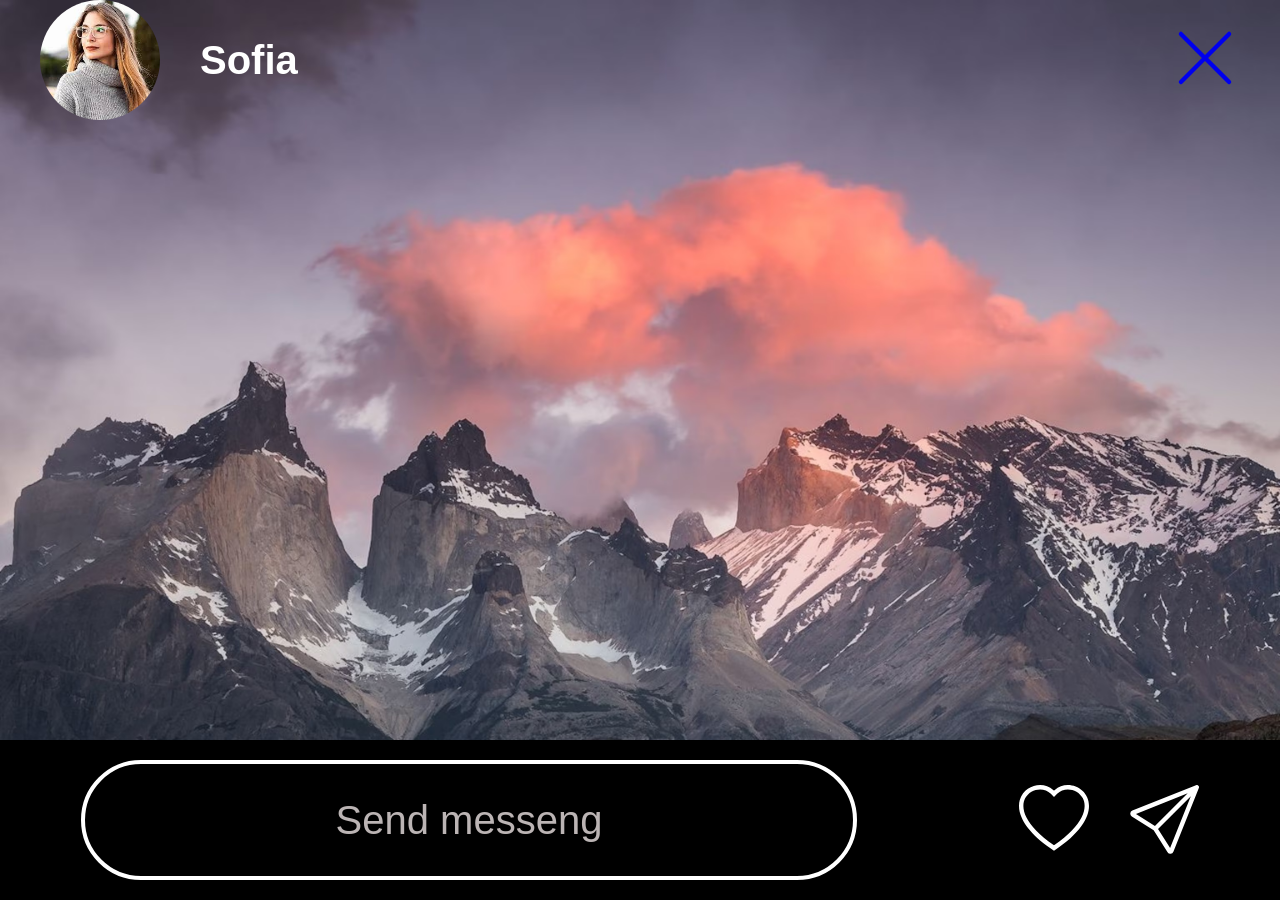
<file: story.html>
<!DOCTYPE html>
<html>

<head>
    <title>Instagram clone</title>
    <link rel="stylesheet" href="style.css">
    <link rel="stylesheet" href="https://cdn.jsdelivr.net/npm/bootstrap-icons@1.11.1/font/bootstrap-icons.css">
    <!-- @import url("https://cdn.jsdelivr.net/npm/bootstrap-icons@1.11.1/font/bootstrap-icons.css"); -->
    <script src="https://ajax.googleapis.com/ajax/libs/jquery/3.7.1/jquery.min.js"></script>
</head>

<body>
    <style>
        .storyvideo{
            width: 100%;
            height: 100vh;
            background-image: url(img/post1.avif);
            background-size:cover ;
            /* background-repeat: no-repeat; */
            /* background-color: aquamarine; */
        }

        .storyopenbox {
            width: 100%;
            height: 10vh;
            display:grid ;
            align-items: center;
            grid-template-columns: 150px 200px auto;
            
        }

        .storyopenbox img {
            width: 120px;
            height:120px;
            border-radius: 50%;
            margin: 0px 0 0 40px;
        }

        .storyopenbox span {
            font-family: Arial, Helvetica, sans-serif;
            font-size: 40px;
            font-weight: 800;
            margin-left: 50px;
            color: white;

        }

        .storymess {
            width: 100%;
            height: 160px;
            background-color: black;
            position: fixed;
            bottom: 0px;
            display: flex;
            justify-content: space-around;
            align-items: center;
        }

        .storymess input{
            width: 60%;
            height: 70%;
            border-radius:80px;
            background-color: transparent;  
            border: 4px solid white;
            color: white;
            font-size: 40px;
            
        }

    

        .storymess input::placeholder {
            color: rgb(187, 180, 180);
            font-size: 40px;
            text-align: center;
        }

        #a11112222 {
            color: white;
        }

        #a12 {
            color: white;

        }

        #a11 {
            color: rgb(255, 0, 102);
        }

     
    </style>
        <div class="storyvideo">
           <div class="storyopenbox">

            <img src="img/images (2).jpg" alt="">
            <span>Sofia</span>

            <div style="text-align: end; width: auto; padding-right: 40px;">
               <a href="index.html"> <svg xmlns="http://www.w3.org/2000/svg" width="70" height="70" fill="currentColor" class="bi bi-x-lg" viewBox="0 0 16 16">
                <path d="M2.146 2.854a.5.5 0 1 1 .708-.708L8 7.293l5.146-5.147a.5.5 0 0 1 .708.708L8.707 8l5.147 5.146a.5.5 0 0 1-.708.708L8 8.707l-5.146 5.147a.5.5 0 0 1-.708-.708L7.293 8 2.146 2.854Z"/>
              </svg></a>
            </div>
           </div>


           <div class="storymess">
            <input type="text" placeholder="Send messeng">
            <div style="display: flex; gap: 40px; ">

                <svg id="a11" xmlns="http://www.w3.org/2000/svg" style="display: none;" width="70" height="70" fill="currentColor" class="bi bi-heart-fill" viewBox="0 0 16 16">
                    <path fill-rule="evenodd" d="M8 1.314C12.438-3.248 23.534 4.735 8 15-7.534 4.736 3.562-3.248 8 1.314z"/>
                  </svg>

                <svg id="a12" xmlns="http://www.w3.org/2000/svg" width="70" height="70" fill="currentColor" class="bi bi-heart" viewBox="0 0 16 16">
                    <path d="m8 2.748-.717-.737C5.6.281 2.514.878 1.4 3.053c-.523 1.023-.641 2.5.314 4.385.92 1.815 2.834 3.989 6.286 6.357 3.452-2.368 5.365-4.542 6.286-6.357.955-1.886.838-3.362.314-4.385C13.486.878 10.4.28 8.717 2.01L8 2.748zM8 15C-7.333 4.868 3.279-3.04 7.824 1.143c.06.055.119.112.176.171a3.12 3.12 0 0 1 .176-.17C12.72-3.042 23.333 4.867 8 15z"/>
                  </svg>

                  <svg id="a11112222" xmlns="http://www.w3.org/2000/svg" width="70" height="70" fill="currentColor" class="bi bi-send" viewBox="0 0 16 16">
                    <path d="M15.854.146a.5.5 0 0 1 .11.54l-5.819 14.547a.75.75 0 0 1-1.329.124l-3.178-4.995L.643 7.184a.75.75 0 0 1 .124-1.33L15.314.037a.5.5 0 0 1 .54.11ZM6.636 10.07l2.761 4.338L14.13 2.576 6.636 10.07Zm6.787-8.201L1.591 6.602l4.339 2.76 7.494-7.493Z"/>
                  </svg>

            </div>
           </div>
        </div>

        <script>
            $(document).ready(function(){
              $("#a12").click(function(){
                $("#a12").hide();
                $("#a11").show();
              });

              $("#a11").click(function(){
                $("#a11").hide();
                $("#a12").show();
              });
            });

        
            </script>
</body>
</html>
</file>
<file: style.css>
*{
    padding: 0;
    margin: 0;
    font-family: Arial, Helvetica, sans-serif;
}

@import url("https://cdn.jsdelivr.net/npm/bootstrap-icons@1.11.1/font/bootstrap-icons.css");


@import url("https://cdnjs.cloudflare.com/ajax/libs/font-awesome/6.4.2/css/all.min.css");

/* .mobailtop {
    width: 100%;
    height: 100px;
    background-color: aqua;
}

.mobailbottum {
    width: 100%;
    height: 250px;
    background-color: gray;
} */
.instbody {
    width: 100%;
    height: 100vh;
    /* height: fit-content; */
    background-color: lightgray;

}

.instnave{
    width: 100%;
    height: 150px;
    background-color: black;
    display: flex;
    align-items: center;
}

.name-logo {
    width:40%;
}

.name-logo img {
    padding-left: 30px;
}

.like_menu_bar {
    width: 60%;
    height: 100%;
    /* background-color: aliceblue; */
}

.link {
    color: white;
    display: flex;
    align-items: center;
    justify-content: flex-end;
    gap: 50px;
    font-family: Impact, Haettenschweiler, 'Arial Narrow Bold', sans-serif;
    padding-right: 50px;
    height: 100%;
}


.story_box {
    width: 100% -20px;
    height: 15vh;
    background-color: black;
    display: grid;
    grid-auto-flow: column;
    align-items: center;
    gap: 20px;
    overflow: auto;
    padding: 0px 30px;
}

.story-border {
    position: relative;
    width: 200px;
    height: 200px;
    border-radius: 50%;
    /* border: 5px solid; */
    background: 
    /* radial-gradient(rgba(0,0,0,0.15)60%, transparent 0) */
    radial-gradient(rgb(0, 0, 0) 65%, transparent 0),
    linear-gradient(to top right,orange ,deeppink);
    margin: 0 10px;

    display: grid;
    align-items:center; 
    justify-content:center;


}

.plus-icon{
    position: absolute;
    bottom: 10px;
    right: 20px;
    /* z-index: 66; */
    font-size: 50px;
    color: rgb(8, 183, 252);
    font-weight: bold;
    
}

.storying {
    width: 170px;
    height: 170px;
    border-radius: 50%;
    border: none;
}

.storymax label{
    display: flex;
    /* align-items: center; */
    margin-top: 20px;
    justify-content: center;
    font-size: 35px;
    font-family: arial,sans-serif;
    color: rgb(255, 255, 255);
}

.post_reel_box {
    widows: 100%;
    height: auto;
    padding-bottom: 30px;
    background-color: rgb(0, 0, 0);
    border-top: 1px solid white;
    border-bottom: 1px solid white;
}

.postbox {

}

.postmenu {
    width: 100%;
    height: auto;
    display: grid;
    align-items: center;
    /* justify-content: space-between; */
    grid-template-columns: 20% 60% auto;
    /* background-color: black; */
}

.postmenucom{
    width: 100%;
    height: auto;
    display: grid;
    align-items: center;
    /* justify-content: space-between; */
    grid-template-columns: 20% 60% auto;
    /* background-color: black; */
}

.postmenulogo{
    width: 120px;
    height: 120px;
    border-radius: 50%;
    display: flex;
    align-items: center;
    justify-content: center;

    background: 
    /* radial-gradient(rgba(0,0,0,0.15) 65%, transparent 0)
    linear-gradient(to top right,orange,deeppink); */
    radial-gradient(rgb(0, 0, 0) 65%, transparent 0),
    linear-gradient(to top right,orange ,deeppink);

    margin: 30px;
}

.postmenulogo img{
    width: 100px;
    height: 100px;
    border-radius: 50%;
}

.postname {
    font-size: 40px;
    color: white;
    font-weight: 600;
    font-family: Arial, Helvetica, sans-serif;
    /* margin: 30px; */
}

#postm{
    text-align: end;
}

#postm1{
    color: white;
    margin-right: 30px;

}

.postcontend {
    width: 100%;
    height:auto;
    position: relative;
}

.postcontend img {
    width: 100%;
    object-fit: contain;
}

.postprofillbox {
    width: 100px;
    height: 100px;
    border-radius: 50%;
    background-color: black;
    opacity: 0.4;
    display: flex;
    align-items: center;
    justify-content: center;
    position: absolute;
    left: 3%;
    bottom: 2%;
}

.postprofillbox svg{
    color: azure;
}

.post-text-contend {
    width: 100%;
    height: auto;
    background-color: black;
    display: flex;
    justify-content: space-between;
}

.contend-like-comm-shaer{
    width: 100%;
    height: auto;
    color: white;
    display: grid;
    grid-template-columns: 80px 80px 80px;
    
}

.svg1 {
    font-weight: 800;
    margin: 20px 20px 20px 20px;
    color: white;
}

.post-text-like-cpation {
    width: 100%;
    height:fit-content;
    
}
.postlikespan {
    color: white;
    font-size: 40px;
    font-family: Arial, Helvetica, sans-serif;
    padding: 0 0 0 30px;
    font-weight: bolder;
}

.post-text-div{
    color: white;
    font-size: 40px;
    font-family: Arial, Helvetica, sans-serif;
    font-weight: bolder;
    padding: 11px 0 0 30px;
}

.commentread {
    color: lightgray;
    font-size: 33px;
    font-family: Arial, Helvetica, sans-serif;
    padding-left: 30px;
}

.dayofpost {
    color: lightgray;
    font-size: 33px;
    font-family: Arial, Helvetica, sans-serif;
    padding-left: 30px;
}

.instaagrambottumbox {
    width: 100%;
    height: 130px;
    background-color: black;
    color: white;
    z-index: 111;
    display: flex;
    justify-content: space-around;
    align-items: center;
    position: fixed;
    bottom: 0;
    border-top: 1px solid wheat;

}

.instaagrambottumboxlogo {
    color: white;
    font-size: 62px;
    /* padding: 20px 0 0 20px; */
}

.profileicon111 {
    width: 70px;
    height: 70px;
    border-radius: 50%;
    /* padding: 20px 20px 0px 0px; */

}

.a11{
    /* color: rgb(255, 0, 166); */
    color: rgb(255, 0, 102);
    font-weight: 800;
    margin: 20px 20px 20px 20px;

}


/* ------------------------------------------------- Comment Box css --------------------------------------------------------------- */

.commentbox {
    width: 100%;
    height: 0vh;
    border-radius: 50px 50px 0px 0px;
    background-color: rgb(78, 78, 78);
    position: fixed;
    /* overflow-x:hidden; */
    bottom: 0px;
    z-index: 4;
    transition: all 0.8s;
}



.commmentupbat {
    width: 100%;
    height: 80px;
    display: flex;
    align-items: center;
    justify-content: center;
}

.commentbar {
    width: 200px;
    height: 15px;
    border-radius: 9px;
    background-color: white;
    z-index: 13;
}

.combox1 {
    width: 100%;
    height: 150px;
    border-bottom: 2px solid white;
    display: flex;

}

.combox1 div label {
    color: white;
    font-size: 50px;
    font-family: Arial, Helvetica, sans-serif;
    font-weight: 600;
    /* padding-top: 66px; */
    padding-bottom: 20px;
    padding-left: 82px;
}

.combox2 {
    width: 100%;
    height: auto;
}

.combox3 {
    color: white;
    font-size: 36px;
    font-family: Arial, Helvetica, sans-serif;
    width: 67%;
    padding-left: 20%;

}

.commentmanebox {
    width: 100%;
    height: 10vh;
    /* position: absolute; */
    /* bottom: 0px; */
    display: flex;
    align-items: center;
    background-color: rgb(78, 78, 78);
    border: none;

}

.commentmanebox input {
    width: 80%;
    height: 70%;
    border: none;
    border-bottom: 4px solid white;
    background-color: transparent;
    font-size:50px;
    color: white;
    outline: none;
}


    
.profilebox11 img {
    width: 100px;
    height: 100px;
    border-radius: 50%;
    margin: 30px;

}

/* --------------------------------------------------------------- End comment Box css ------------------------------------------------------ */


/* ----------------------------------------------------------------- message box ---------------------------------------------------------------- */

.messbartop {
    display: grid;
    grid-template-columns: 20% 50% 30%;
    width: 100%;
    height: 130px;
    background-color: black;
    position: fixed;
    border-bottom: 2px solid white ;
}

.boxm1 {
    display: flex;

}

.boxm1 h1 {
    font-size:70px;
    font-family:Arial, Helvetica, sans-serif;
    color: white;
    margin-top: 20px;

}

.boxm1 svg{
    margin-top:35px;
    margin-left: 20px;
}

.boxm2 {
    width: 100%;
    height: 150px;
    display: flex;
    justify-content: center;
    align-items: center;
    background-color: black;

}
.saerchbarbox {
    width: 90%;
    height: 90px;
    display: flex;
    background-color: rgb(72, 72, 72);
    border-radius: 20px;
    margin-top: 30px;

}

.saerchbarbox input  {
    width: 90%;
    /* background-color: rgb(227, 227, 227); */
    outline: none;
    border: none;
    padding:0px 0px 0 20px  ;
    background-color: transparent;
    font-size: 50px;
    color: white;
}

.saerchbarbox input::placeholder {
    font-size: 50px;
    
}

.saerchbarbox div {
    width: 40px;
    height: 40px;

}

.saerchbarbox svg {
   padding-left: 30px;

}

.messboxm3 {
    display: grid;
    grid-template-columns: 1fr 3fr 1fr ;
    align-items: center;
    margin: 60px 0px;
}

.profilem3 {
    width: 150px;
    height: 150px;
    border-radius: 50%;
    margin-left: 50px;
    /* border: 3px s    olid white; */
    grid-row: 1/3;
}

.messboxm3 h3 {
    font-size: 31px;
    color: white;
    padding-left: 50px;
    grid-row:1/2 ;

}

.messboxm3 h4 {
    font-size:16px;
    color:rgb(146, 139, 139);
    padding-left: 50px;
    /* grid-row:1/2 ; */
    align-self: flex-start;
}

.h121  {
    color: white;
}


.item3 {
    justify-self: end;
    padding-right: 50px;
    align-self: center;
    grid-row: 1/3;
    margin-top: 0px ;
}
    
.messcontainer {
    width: 100vw;
    height: auto;
    /* overflow-x: hidden; */
    font-family: Arial, Helvetica, sans-serif;
}
</file>
